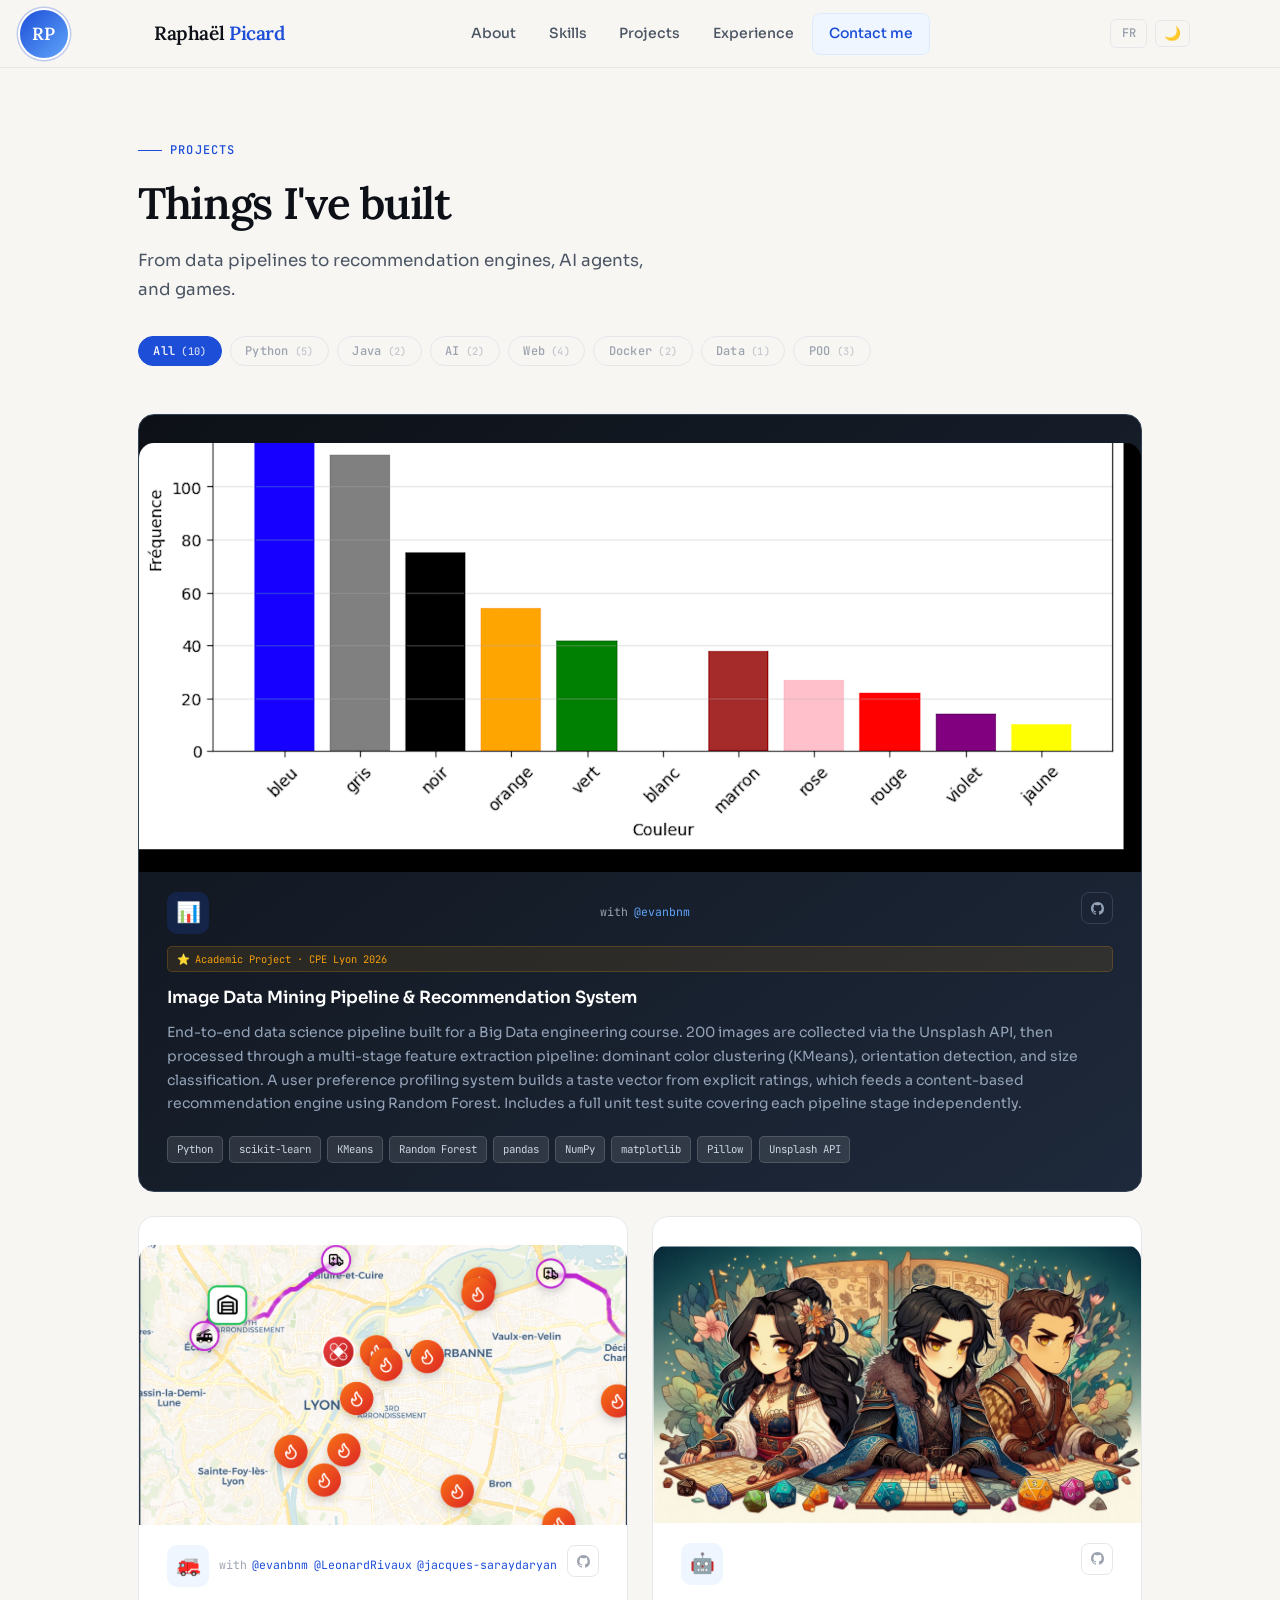
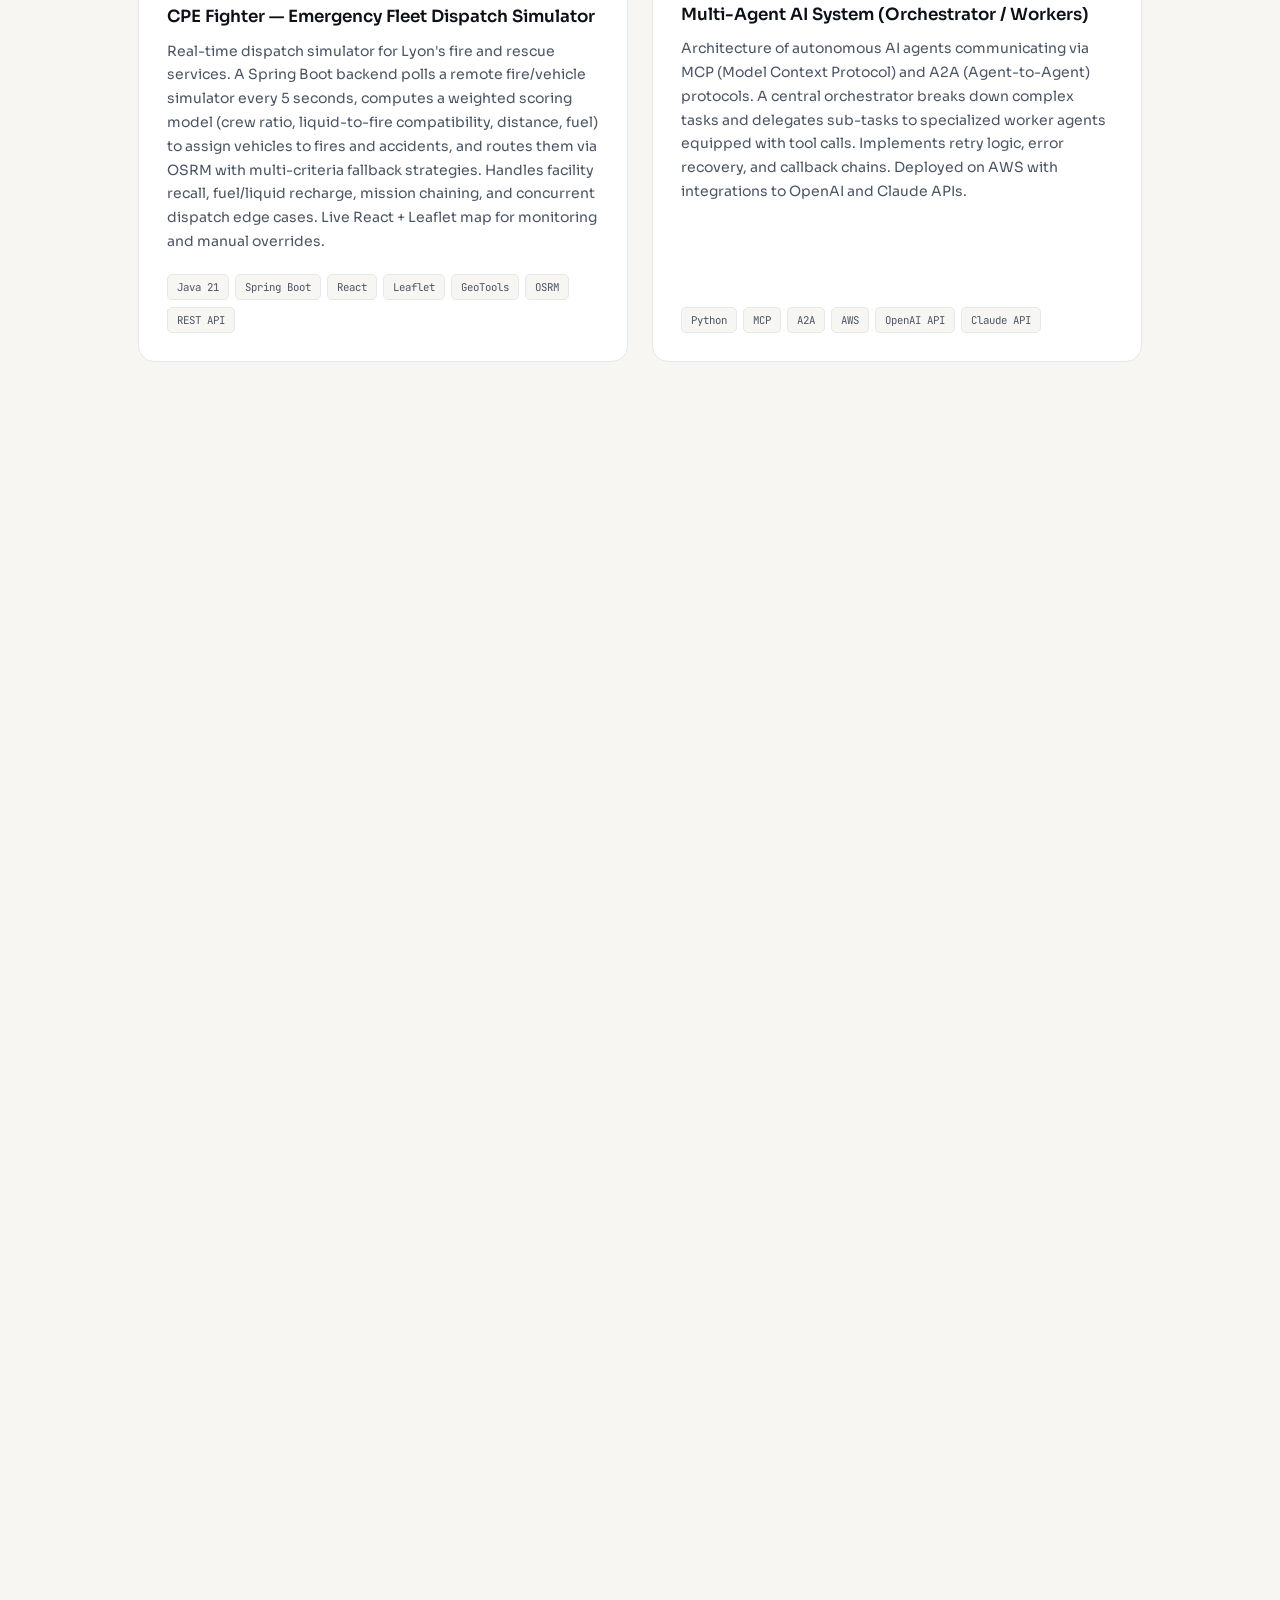
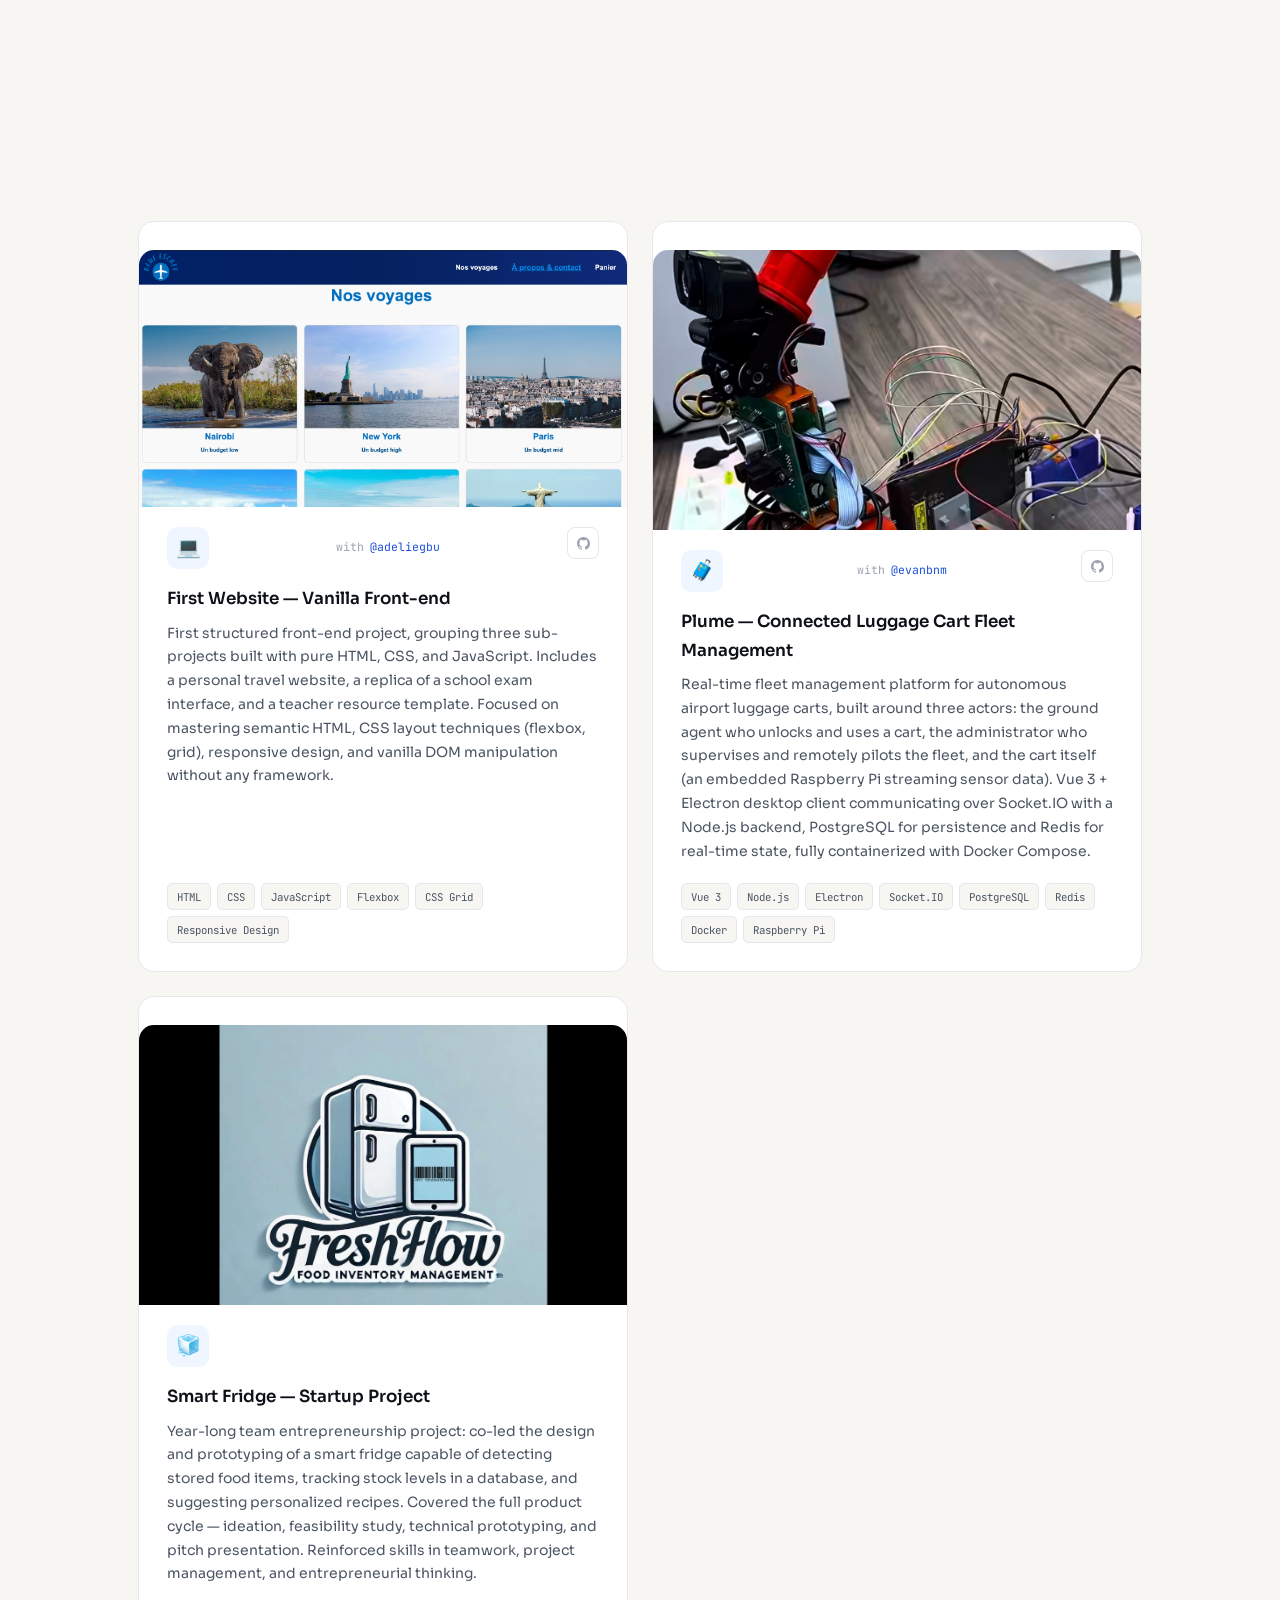
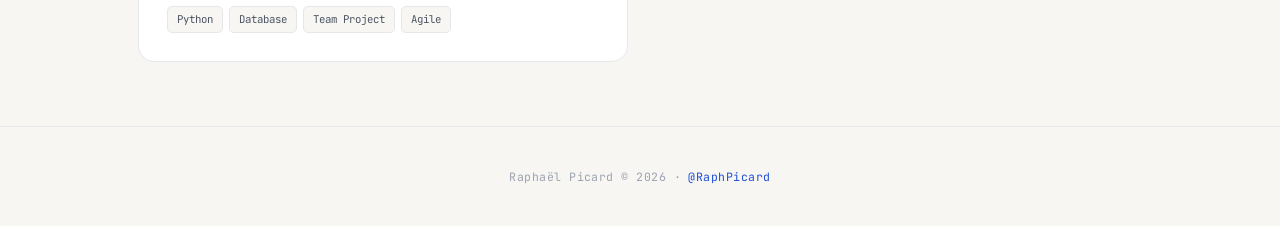
<file: html/projects.old.html>
<!DOCTYPE html>
<html lang="en">
<head>
  <meta charset="UTF-8" />
  <meta name="viewport" content="width=device-width, initial-scale=1.0" />
  <title>Projects — Raphaël Picard</title>
  <meta name="description" content="All projects by Raphaël Picard — data pipelines, AI agents, games, and web." />

  <link rel="icon" href="../assets/favicon.svg" type="image/svg+xml" />
  <link rel="preconnect" href="https://fonts.googleapis.com" />
  <link rel="preconnect" href="https://fonts.gstatic.com" crossorigin />
  <link rel="preload" as="style" href="https://fonts.googleapis.com/css2?family=Sora:wght@300;400;500;600;700&family=Lora:ital,wght@0,400;0,600;1,400&family=JetBrains+Mono:wght@400;500&display=swap" />
  <link rel="stylesheet" media="print" onload="this.media='all';this.onload=null" href="https://fonts.googleapis.com/css2?family=Sora:wght@300;400;500;600;700&family=Lora:ital,wght@0,400;0,600;1,400&family=JetBrains+Mono:wght@400;500&display=swap" />
  <noscript><link rel="stylesheet" href="https://fonts.googleapis.com/css2?family=Sora:wght@300;400;500;600;700&family=Lora:ital,wght@0,400;0,600;1,400&family=JetBrains+Mono:wght@400;500&display=swap" /></noscript>

  <script src="../js/theme-init.js"></script>
  <link rel="stylesheet" href="../css/style.css" />
</head>

<body>

  <!-- Barre de progression de lecture — animée en CSS pur via animation-timeline: scroll() -->
  <div class="scroll-progress" aria-hidden="true"></div>

  <div id="nav-placeholder"></div>

  <!-- ===================================================
       IMAGES DE PROJET : déposer mes captures dans assets/
       avec les noms suivants :
         assets/DataMining.png
         assets/AIAgents.png
         assets/Minecraft.png
         assets/MVC.png
         assets/WEB.png
         assets/SpaceInvaders.png
         assets/Chess.png
         assets/Plume.png
         assets/CpeFighter.png
         assets/SmartFridge.png
       Si le fichier est absent la zone image se masque automatiquement.
  =================================================== -->

  <section id="projects-page">
    <div class="container">
      <p class="section-eyebrow reveal" data-en="Projects" data-fr="Projets">Projects</p>
      <h1 class="section-title reveal reveal-delay-1" data-en="Things I've built" data-fr="Ce que j'ai construit">Things I've built</h1>
      <p class="section-subtitle reveal reveal-delay-2"
         data-en="From data pipelines to recommendation engines, AI agents, and games."
         data-fr="Des pipelines de données aux agents IA, moteurs de recommandation et jeux.">From data pipelines to recommendation engines, AI agents, and games.</p>

      <div class="project-filters reveal reveal-delay-3">
        <button class="pf-btn pf-active" data-filter="all"    data-en="All"    data-fr="Tout">All</button>
        <button class="pf-btn"           data-filter="python">Python</button>
        <button class="pf-btn"           data-filter="java">Java</button>
        <button class="pf-btn"           data-filter="ai">AI</button>
        <button class="pf-btn"           data-filter="web">Web</button>
        <button class="pf-btn"           data-filter="docker">Docker</button>
        <button class="pf-btn"           data-filter="data">Data</button>
        <button class="pf-btn"           data-filter="poo">POO</button>
      </div>

      <div class="projects-grid">

        <!-- ═══ DATA MINING — assets/DataMining.png ═══ -->
        <div class="project-card featured reveal reveal-delay-1" data-tech="python ai data">
          <div class="project-img-wrap">
            <img src="../assets/DataMining.png" alt="Data Mining Pipeline" class="project-img" loading="lazy"
                 onerror="this.closest('.project-img-wrap').style.display='none'">  <!-- Si l'image ne charge pas, on masque la div parente pour éviter un espace vide disgracieux -->
          </div>
          <div class="project-header">
            <div class="project-icon">📊</div>
            <div class="project-coworkers"> <a href="https://github.com/evanbnm" target="_blank">@evanbnm</a></div>
            <div class="project-links">
              <a href="https://github.com/RaphPicard/Data_Recommandation" target="_blank" class="project-link" title="GitHub">
                <svg width="13" height="13" viewBox="0 0 24 24" fill="currentColor"><path d="M12 0C5.37 0 0 5.37 0 12c0 5.31 3.435 9.795 8.205 11.385.6.105.825-.255.825-.57 0-.285-.015-1.23-.015-2.235-3.015.555-3.795-.735-4.035-1.41-.135-.345-.72-1.41-1.23-1.695-.42-.225-1.02-.78-.015-.795.945-.015 1.62.87 1.845 1.23 1.08 1.815 2.805 1.305 3.495.99.105-.78.42-1.305.765-1.605-2.67-.3-5.46-1.335-5.46-5.925 0-1.305.465-2.385 1.23-3.225-.12-.3-.54-1.53.12-3.18 0 0 1.005-.315 3.3 1.23.96-.27 1.98-.405 3-.405s2.04.135 3 .405c2.295-1.56 3.3-1.23 3.3-1.23.66 1.65.24 2.88.12 3.18.765.84 1.23 1.905 1.23 3.225 0 4.605-2.805 5.625-5.475 5.925.435.375.81 1.095.81 2.22 0 1.605-.015 2.895-.015 3.3 0 .315.225.69.825.57A12.02 12.02 0 0024 12c0-6.63-5.37-12-12-12z"/></svg>
              </a>
            </div>
          </div>
          <div class="project-highlight-badge">⭐ <span data-en="Academic Project · CPE Lyon 2026" data-fr="Projet Académique · CPE Lyon 2026">Academic Project · CPE Lyon 2026</span></div>
          <div class="project-name" data-en="Image Data Mining Pipeline &amp; Recommendation System" data-fr="Pipeline Data Mining d'Images &amp; Système de Recommandation">Image Data Mining Pipeline &amp; Recommendation System</div>
          <div class="project-desc"
               data-en="End-to-end data science pipeline built for a Big Data engineering course. 200 images are collected via the Unsplash API, then processed through a multi-stage feature extraction pipeline: dominant color clustering (KMeans), orientation detection, and size classification. A user preference profiling system builds a taste vector from explicit ratings, which feeds a content-based recommendation engine using Random Forest. Includes a full unit test suite covering each pipeline stage independently."
               data-fr="Pipeline data science complet conçu pour un cours d'ingénierie Big Data. 200 images collectées via l'API Unsplash, traitées par un pipeline multi-étapes : clustering de couleurs dominantes (KMeans), détection d'orientation et classification par taille. Un système de profilage des préférences construit un vecteur de goût depuis des évaluations explicites, alimentant un moteur de recommandation basé sur Random Forest. Suite de tests unitaires complète couvrant chaque étape du pipeline.">End-to-end data science pipeline built for a Big Data engineering course. 200 images collected via the Unsplash API, then processed through feature extraction (KMeans color clustering, orientation, size). A user preference profiling system feeds a content-based recommendation engine with Random Forest. Includes a full unit test suite.</div>
          <div class="project-tech"><span>Python</span><span>scikit-learn</span><span>KMeans</span><span>Random Forest</span><span>pandas</span><span>NumPy</span><span>matplotlib</span><span>Pillow</span><span>Unsplash API</span></div>
        </div>

        <!-- ═══ CPE FIGHTER — assets/CpeFighter.png ═══ -->
        <div class="project-card reveal reveal-delay-2" data-tech="java web">
          <div class="project-img-wrap">
            <img src="../assets/CpeFighter.png" alt="CPE Fighter — Emergency Fleet Simulator" class="project-img" loading="lazy"
                 onerror="this.closest('.project-img-wrap').style.display='none'">
          </div>
          <div class="project-header">
            <div class="project-icon">🚒</div>
            <div class="project-coworkers">
              <a href="https://github.com/evanbnm" target="_blank">@evanbnm</a>
              <a href="https://github.com/LeonardRivaux" target="_blank">@LeonardRivaux</a>
              <a href="https://github.com/jacques-saraydaryan" target="_blank">@jacques-saraydaryan</a>
            </div>
            <div class="project-links">
              <a href="https://github.com/RaphPicard/baldespompiers" target="_blank" class="project-link" title="GitHub">
                <svg width="13" height="13" viewBox="0 0 24 24" fill="currentColor"><path d="M12 0C5.37 0 0 5.37 0 12c0 5.31 3.435 9.795 8.205 11.385.6.105.825-.255.825-.57 0-.285-.015-1.23-.015-2.235-3.015.555-3.795-.735-4.035-1.41-.135-.345-.72-1.41-1.23-1.695-.42-.225-1.02-.78-.015-.795.945-.015 1.62.87 1.845 1.23 1.08 1.815 2.805 1.305 3.495.99.105-.78.42-1.305.765-1.605-2.67-.3-5.46-1.335-5.46-5.925 0-1.305.465-2.385 1.23-3.225-.12-.3-.54-1.53.12-3.18 0 0 1.005-.315 3.3 1.23.96-.27 1.98-.405 3-.405s2.04.135 3 .405c2.295-1.56 3.3-1.23 3.3-1.23.66 1.65.24 2.88.12 3.18.765.84 1.23 1.905 1.23 3.225 0 4.605-2.805 5.625-5.475 5.925.435.375.81 1.095.81 2.22 0 1.605-.015 2.895-.015 3.3 0 .315.225.69.825.57A12.02 12.02 0 0024 12c0-6.63-5.37-12-12-12z"/></svg>
              </a>
            </div>
          </div>
          <div class="project-name" data-en="CPE Fighter — Emergency Fleet Dispatch Simulator" data-fr="CPE Fighter — Simulateur de Répartition de Flotte d'Urgence">CPE Fighter — Emergency Fleet Dispatch Simulator</div>
          <div class="project-desc"
               data-en="Real-time dispatch simulator for Lyon's fire and rescue services. A Spring Boot backend polls a remote fire/vehicle simulator every 5 seconds, computes a weighted scoring model (crew ratio, liquid-to-fire compatibility, distance, fuel) to assign vehicles to fires and accidents, and routes them via OSRM with multi-criteria fallback strategies. Handles facility recall, fuel/liquid recharge, mission chaining, and concurrent dispatch edge cases. Live React + Leaflet map for monitoring and manual overrides."
               data-fr="Simulateur de répartition temps réel pour les services de secours de Lyon. Un backend Spring Boot interroge un simulateur distant de feux/véhicules toutes les 5 secondes, calcule un score pondéré (ratio d'équipage, compatibilité liquide/feu, distance, carburant) pour affecter les véhicules aux feux et accidents, et les route via OSRM avec stratégies de repli multi-critères. Gère le rappel en caserne, la recharge carburant/liquide, l'enchaînement de missions et les cas de concurrence lors des dispatches. Carte React + Leaflet en direct pour le suivi et les interventions manuelles.">Real-time dispatch simulator for Lyon's fire and rescue services. Spring Boot backend polling a remote simulator every 5s, weighted scoring model (crew, liquid compatibility, distance, fuel) to assign vehicles to fires and accidents, OSRM routing with multi-criteria fallback. Live React + Leaflet map for monitoring and manual overrides.</div>
          <div class="project-tech"><span>Java 21</span><span>Spring Boot</span><span>React</span><span>Leaflet</span><span>GeoTools</span><span>OSRM</span><span>REST API</span></div>
        </div>

        <!-- ═══ AI AGENTS — assets/AIAgents.png ═══ -->
        <div class="project-card reveal reveal-delay-2" data-tech="python ai">
          <div class="project-img-wrap">
            <img src="../assets/AIAgents.png" alt="AI Agents" class="project-img" loading="lazy"
                 onerror="this.closest('.project-img-wrap').style.display='none'">
          </div>
          <div class="project-header">
            <div class="project-icon">🤖</div>
            <div class="project-coworkers"><!-- <a href="https://github.com/USERNAME" target="_blank">@USERNAME</a> --></div>
            <div class="project-links">
              <a href="https://github.com/RaphPicard/AWS_AGENT_AI" target="_blank" class="project-link" title="GitHub">
                <svg width="13" height="13" viewBox="0 0 24 24" fill="currentColor"><path d="M12 0C5.37 0 0 5.37 0 12c0 5.31 3.435 9.795 8.205 11.385.6.105.825-.255.825-.57 0-.285-.015-1.23-.015-2.235-3.015.555-3.795-.735-4.035-1.41-.135-.345-.72-1.41-1.23-1.695-.42-.225-1.02-.78-.015-.795.945-.015 1.62.87 1.845 1.23 1.08 1.815 2.805 1.305 3.495.99.105-.78.42-1.305.765-1.605-2.67-.3-5.46-1.335-5.46-5.925 0-1.305.465-2.385 1.23-3.225-.12-.3-.54-1.53.12-3.18 0 0 1.005-.315 3.3 1.23.96-.27 1.98-.405 3-.405s2.04.135 3 .405c2.295-1.56 3.3-1.23 3.3-1.23.66 1.65.24 2.88.12 3.18.765.84 1.23 1.905 1.23 3.225 0 4.605-2.805 5.625-5.475 5.925.435.375.81 1.095.81 2.22 0 1.605-.015 2.895-.015 3.3 0 .315.225.69.825.57A12.02 12.02 0 0024 12c0-6.63-5.37-12-12-12z"/></svg>
              </a>
            </div>
          </div>
          <div class="project-name" data-en="Multi-Agent AI System (Orchestrator / Workers)" data-fr="Système Multi-Agents IA (Orchestrateur / Workers)">Multi-Agent AI System</div>
          <div class="project-desc"
               data-en="Architecture of autonomous AI agents communicating via MCP (Model Context Protocol) and A2A (Agent-to-Agent) protocols. A central orchestrator breaks down complex tasks and delegates sub-tasks to specialized worker agents equipped with tool calls. Implements retry logic, error recovery, and callback chains. Deployed on AWS with integrations to OpenAI and Claude APIs."
               data-fr="Architecture d'agents IA autonomes communicant via MCP (Model Context Protocol) et A2A (Agent-to-Agent). Un orchestrateur central décompose des tâches complexes et délègue à des workers spécialisés équipés d'outils. Implémente la logique de retry, la récupération d'erreurs et les chaînes de callbacks. Déployé sur AWS avec intégrations OpenAI et Claude API.">Architecture of autonomous AI agents communicating via MCP and A2A protocols. A central orchestrator breaks down complex tasks and delegates to specialized workers with tool calls, error recovery, and callback chains. Deployed on AWS with OpenAI and Claude API integrations.</div>
          <div class="project-tech"><span>Python</span><span>MCP</span><span>A2A</span><span>AWS</span><span>OpenAI API</span><span>Claude API</span></div>
        </div>

        <!-- ═══ MINECRAFT — assets/Minecraft.png ═══ -->
        <div class="project-card reveal reveal-delay-2" data-tech="python poo">
          <div class="project-img-wrap">
            <img src="../assets/Minecraft.png" alt="Minecraft Clone" class="project-img" loading="lazy"
                 onerror="this.closest('.project-img-wrap').style.display='none'">
          </div>
          <div class="project-header">
            <div class="project-icon">⛏️</div>
            <div class="project-coworkers">
            <a href="https://github.com/Jules-GP" target="_blank">@Jules-GP</a>
            <a href="https://github.com/GOAThierr" target="_blank">@GOAThierr</a>
          </div>
            <div class="project-links">
              <a href="https://github.com/RaphPicard/Minecraft" target="_blank" class="project-link" title="GitHub">
                <svg width="13" height="13" viewBox="0 0 24 24" fill="currentColor"><path d="M12 0C5.37 0 0 5.37 0 12c0 5.31 3.435 9.795 8.205 11.385.6.105.825-.255.825-.57 0-.285-.015-1.23-.015-2.235-3.015.555-3.795-.735-4.035-1.41-.135-.345-.72-1.41-1.23-1.695-.42-.225-1.02-.78-.015-.795.945-.015 1.62.87 1.845 1.23 1.08 1.815 2.805 1.305 3.495.99.105-.78.42-1.305.765-1.605-2.67-.3-5.46-1.335-5.46-5.925 0-1.305.465-2.385 1.23-3.225-.12-.3-.54-1.53.12-3.18 0 0 1.005-.315 3.3 1.23.96-.27 1.98-.405 3-.405s2.04.135 3 .405c2.295-1.56 3.3-1.23 3.3-1.23.66 1.65.24 2.88.12 3.18.765.84 1.23 1.905 1.23 3.225 0 4.605-2.805 5.625-5.475 5.925.435.375.81 1.095.81 2.22 0 1.605-.015 2.895-.015 3.3 0 .315.225.69.825.57A12.02 12.02 0 0024 12c0-6.63-5.37-12-12-12z"/></svg>
              </a>
            </div>
          </div>
          <div class="project-name" data-en="Minecraft Clone — 3D Voxel Game" data-fr="Clone Minecraft — Jeu 3D Voxel">Minecraft Clone — 3D Voxel Game</div>
          <div class="project-desc"
               data-en="3D Minecraft-inspired voxel game built in Python with ModernGL (OpenGL). A complete 3D engine written from scratch: voxel chunk management, frustum culling for performance, custom GLSL shaders for ambient occlusion and dynamic lighting, and a block interaction system. The project focuses on understanding low-level 3D rendering concepts without a game engine."
               data-fr="Jeu voxel 3D inspiré de Minecraft en Python avec ModernGL (OpenGL). Moteur 3D complet écrit from scratch : gestion des chunks voxel, frustum culling pour les performances, shaders GLSL custom pour l'occlusion ambiante et l'éclairage dynamique, et système d'interaction avec les blocs. Le projet vise la compréhension des concepts de rendu 3D bas niveau sans moteur de jeu.">3D Minecraft-inspired game in Python with ModernGL. Built from scratch: voxel chunk management, frustum culling, custom GLSL shaders for ambient occlusion and dynamic lighting, block interaction system. Deep dive into low-level 3D rendering without a game engine.</div>
          <div class="project-tech"><span>Python</span><span>OpenGL</span><span>ModernGL</span><span>GLSL</span><span>3D Rendering</span><span>Voxel Engine</span></div>
        </div>

        <!-- ═══ MVC REST — assets/MVC.png ═══ -->
        <div class="project-card reveal reveal-delay-3" data-tech="web php docker">
          <div class="project-img-wrap">
            <img src="../assets/MVC.png" alt="RESTful MVC Website" class="project-img" loading="lazy"
                 onerror="this.closest('.project-img-wrap').style.display='none'">
          </div>
          <div class="project-header">
            <div class="project-icon">🌐</div>
            <div class="project-coworkers">
              <a href="https://github.com/Ewookiz" target="_blank">@Ewookiz</a>
              <a href="https://github.com/walid-eli" target="_blank">@walid-eli</a>
            </div> 
            <div class="project-links">
              <a href="https://github.com/RaphPicard/WEBSITE_MVC_API-REST" target="_blank" class="project-link" title="GitHub">
                <svg width="13" height="13" viewBox="0 0 24 24" fill="currentColor"><path d="M12 0C5.37 0 0 5.37 0 12c0 5.31 3.435 9.795 8.205 11.385.6.105.825-.255.825-.57 0-.285-.015-1.23-.015-2.235-3.015.555-3.795-.735-4.035-1.41-.135-.345-.72-1.41-1.23-1.695-.42-.225-1.02-.78-.015-.795.945-.015 1.62.87 1.845 1.23 1.08 1.815 2.805 1.305 3.495.99.105-.78.42-1.305.765-1.605-2.67-.3-5.46-1.335-5.46-5.925 0-1.305.465-2.385 1.23-3.225-.12-.3-.54-1.53.12-3.18 0 0 1.005-.315 3.3 1.23.96-.27 1.98-.405 3-.405s2.04.135 3 .405c2.295-1.56 3.3-1.23 3.3-1.23.66 1.65.24 2.88.12 3.18.765.84 1.23 1.905 1.23 3.225 0 4.605-2.805 5.625-5.475 5.925.435.375.81 1.095.81 2.22 0 1.605-.015 2.895-.015 3.3 0 .315.225.69.825.57A12.02 12.02 0 0024 12c0-6.63-5.37-12-12-12z"/></svg>
              </a>
            </div>
          </div>
          <div class="project-name" data-en="RESTful MVC Website" data-fr="Site Web MVC RESTful">RESTful MVC Website</div>
          <div class="project-desc"
               data-en="Full-stack website applying a strict MVC architecture with a RESTful API layer. The Model handles all database logic via PDO, the Controller processes HTTP requests and calls the API endpoints, and Views are pure HTML/CSS templates. Fully containerized with Docker Compose: PHP-FPM, Nginx, and MySQL services. Focused on clean architecture and separation of concerns."
               data-fr="Site web full-stack appliquant une architecture MVC stricte avec une couche API RESTful. Le Model gère la logique base de données via PDO, le Controller traite les requêtes HTTP et appelle les endpoints, les Views sont de purs templates HTML/CSS. Entièrement conteneurisé avec Docker Compose : services PHP-FPM, Nginx et MySQL. Focus sur l'architecture propre et la séparation des responsabilités.">Full-stack website with strict MVC architecture and a RESTful API layer. Model handles DB logic via PDO, Controller processes HTTP requests, Views are pure templates. Fully containerized with Docker Compose (PHP-FPM, Nginx, MySQL). Clean architecture, separation of concerns.</div>
          <div class="project-tech"><span>PHP</span><span>MySQL</span><span>Docker</span><span>Nginx</span><span>REST API</span><span>MVC</span><span>PDO</span></div> 
        </div>

        <!-- ═══ CHESS — assets/Chess.png ═══ -->
        <div class="project-card reveal reveal-delay-3" data-tech="java poo">
          <div class="project-img-wrap">
            <img src="../assets/Chess.png" alt="Chess Game" class="project-img" loading="lazy"
                 onerror="this.closest('.project-img-wrap').style.display='none'">
          </div>
          <div class="project-header">
            <div class="project-icon">♟️</div>
            <div class="project-coworkers"><!-- <a href="https://github.com/USERNAME" target="_blank">@USERNAME</a> --></div>
            <div class="project-links">
              <a href="https://github.com/RaphPicard/Chess_Game_COO" target="_blank" class="project-link" title="GitHub">
                <svg width="13" height="13" viewBox="0 0 24 24" fill="currentColor"><path d="M12 0C5.37 0 0 5.37 0 12c0 5.31 3.435 9.795 8.205 11.385.6.105.825-.255.825-.57 0-.285-.015-1.23-.015-2.235-3.015.555-3.795-.735-4.035-1.41-.135-.345-.72-1.41-1.23-1.695-.42-.225-1.02-.78-.015-.795.945-.015 1.62.87 1.845 1.23 1.08 1.815 2.805 1.305 3.495.99.105-.78.42-1.305.765-1.605-2.67-.3-5.46-1.335-5.46-5.925 0-1.305.465-2.385 1.23-3.225-.12-.3-.54-1.53.12-3.18 0 0 1.005-.315 3.3 1.23.96-.27 1.98-.405 3-.405s2.04.135 3 .405c2.295-1.56 3.3-1.23 3.3-1.23.66 1.65.24 2.88.12 3.18.765.84 1.23 1.905 1.23 3.225 0 4.605-2.805 5.625-5.475 5.925.435.375.81 1.095.81 2.22 0 1.605-.015 2.895-.015 3.3 0 .315.225.69.825.57A12.02 12.02 0 0024 12c0-6.63-5.37-12-12-12z"/></svg>
              </a>
            </div>
          </div>
          <div class="project-name" data-en="Chess Game — OOP &amp; Design Patterns" data-fr="Jeu d'Échecs — POO &amp; Design Patterns">Chess Game — OOP &amp; Design Patterns</div>
          <div class="project-desc"
               data-en="Full-featured chess game in Java with a graphical Swing interface. Implements full rule enforcement: check, checkmate, stalemate, en passant, and castling detection. Architected with MVC to decouple game logic from rendering. Uses the Observer pattern for piece move events, and Strategy pattern for piece movement rules. Drag-and-drop piece interaction."
               data-fr="Jeu d'échecs complet en Java avec interface graphique Swing. Applique toutes les règles : échec, mat, pat, en passant et roque. Architecture MVC pour découpler logique et rendu. Pattern Observer pour les événements de déplacement, pattern Stratégie pour les règles de mouvement de chaque pièce. Interaction par drag-and-drop.">Full-featured chess game in Java with Swing UI. Full rule enforcement (check, checkmate, en passant, castling). MVC architecture, Observer pattern for move events, Strategy pattern for piece movement rules. Drag-and-drop interaction.</div>
          <div class="project-tech"><span>Java</span><span>Swing</span><span>OOP</span><span>MVC</span><span>Observer</span><span>Strategy</span><span>Design Patterns</span></div>
        </div>

        <!-- ═══ SPACE INVADERS — assets/SpaceInvaders.png ═══ -->
        <div class="project-card reveal reveal-delay-4" data-tech="python poo">
          <div class="project-img-wrap">
            <img src="../assets/SpaceInvaders.png" alt="Space Invaders" class="project-img" loading="lazy"
                 onerror="this.closest('.project-img-wrap').style.display='none'">
          </div>
          <div class="project-header">
            <div class="project-icon">🚀</div>
            <div class="project-coworkers"><a href="https://github.com/Orissu" target="_blank">@Orissu</a></div>
            <div class="project-links">
              <a href="https://github.com/RaphPicard/SpaceInvaders" target="_blank" class="project-link" title="GitHub">
                <svg width="13" height="13" viewBox="0 0 24 24" fill="currentColor"><path d="M12 0C5.37 0 0 5.37 0 12c0 5.31 3.435 9.795 8.205 11.385.6.105.825-.255.825-.57 0-.285-.015-1.23-.015-2.235-3.015.555-3.795-.735-4.035-1.41-.135-.345-.72-1.41-1.23-1.695-.42-.225-1.02-.78-.015-.795.945-.015 1.62.87 1.845 1.23 1.08 1.815 2.805 1.305 3.495.99.105-.78.42-1.305.765-1.605-2.67-.3-5.46-1.335-5.46-5.925 0-1.305.465-2.385 1.23-3.225-.12-.3-.54-1.53.12-3.18 0 0 1.005-.315 3.3 1.23.96-.27 1.98-.405 3-.405s2.04.135 3 .405c2.295-1.56 3.3-1.23 3.3-1.23.66 1.65.24 2.88.12 3.18.765.84 1.23 1.905 1.23 3.225 0 4.605-2.805 5.625-5.475 5.925.435.375.81 1.095.81 2.22 0 1.605-.015 2.895-.015 3.3 0 .315.225.69.825.57A12.02 12.02 0 0024 12c0-6.63-5.37-12-12-12z"/></svg>
              </a>
            </div>
          </div>
          <div class="project-name">Space Invaders</div>
          <div class="project-desc"
               data-en="Classic Space Invaders rebuilt in Python with Pygame. My first complete game project — covers game loop architecture, frame-rate independent movement, collision detection with hitboxes, sprite and animation management, wave progression, and a high-score system. Introduced me to real-time programming constraints."
               data-fr="Space Invaders classique recréé en Python avec Pygame. Mon premier projet jeu complet — couvre l'architecture de boucle de jeu, les mouvements indépendants du framerate, la détection de collisions avec hitboxes, la gestion des sprites et animations, la progression des vagues et un système de meilleur score. Introduction aux contraintes de la programmation temps réel.">Classic Space Invaders in Python with Pygame. Covers game loop architecture, frame-rate independent movement, collision detection, sprite management, wave progression, and high-score system. Introduction to real-time programming constraints.</div>
          <div class="project-tech"><span>Python</span><span>Pygame</span><span>OOP</span><span>Game Loop</span><span>Sprite Management</span></div>
        </div>

        <!-- ═══ FIRST WEBSITE — assets/WEB.png ═══ -->
        <div class="project-card reveal reveal-delay-3" data-tech="web">
          <div class="project-img-wrap">
            <img src="../assets/WEB.png" alt="First Website" class="project-img" loading="lazy"
                 onerror="this.closest('.project-img-wrap').style.display='none'">
          </div>
          <div class="project-header">
            <div class="project-icon">💻</div>
            <div class="project-coworkers"><a href="https://github.com/adeliegbu" target="_blank">@adeliegbu</a></div>
            <div class="project-links">
              <a href="https://github.com/RaphPicard/WEB" target="_blank" class="project-link" title="GitHub">
                <svg width="13" height="13" viewBox="0 0 24 24" fill="currentColor"><path d="M12 0C5.37 0 0 5.37 0 12c0 5.31 3.435 9.795 8.205 11.385.6.105.825-.255.825-.57 0-.285-.015-1.23-.015-2.235-3.015.555-3.795-.735-4.035-1.41-.135-.345-.72-1.41-1.23-1.695-.42-.225-1.02-.78-.015-.795.945-.015 1.62.87 1.845 1.23 1.08 1.815 2.805 1.305 3.495.99.105-.78.42-1.305.765-1.605-2.67-.3-5.46-1.335-5.46-5.925 0-1.305.465-2.385 1.23-3.225-.12-.3-.54-1.53.12-3.18 0 0 1.005-.315 3.3 1.23.96-.27 1.98-.405 3-.405s2.04.135 3 .405c2.295-1.56 3.3-1.23 3.3-1.23.66 1.65.24 2.88.12 3.18.765.84 1.23 1.905 1.23 3.225 0 4.605-2.805 5.625-5.475 5.925.435.375.81 1.095.81 2.22 0 1.605-.015 2.895-.015 3.3 0 .315.225.69.825.57A12.02 12.02 0 0024 12c0-6.63-5.37-12-12-12z"/></svg>
              </a>
            </div>
          </div>
          <div class="project-name" data-en="First Website — Vanilla Front-end" data-fr="Premier Site Web — Front-end Vanilla">First Website — Vanilla Front-end</div>
          <div class="project-desc"
               data-en="First structured front-end project, grouping three sub-projects built with pure HTML, CSS, and JavaScript. Includes a personal travel website, a replica of a school exam interface, and a teacher resource template. Focused on mastering semantic HTML, CSS layout techniques (flexbox, grid), responsive design, and vanilla DOM manipulation without any framework."
               data-fr="Premier projet front-end structuré regroupant trois sous-projets en HTML, CSS et JavaScript pur. Inclut un site voyage personnel, une réplique d'interface d'examen scolaire et un modèle de ressource enseignant. Focus sur le HTML sémantique, les techniques CSS (flexbox, grid), le responsive design et la manipulation du DOM vanilla sans framework.">First front-end project grouping three sub-projects in pure HTML/CSS/JS: a travel website, a school exam interface replica, and a teacher template. Focus on semantic HTML, CSS layout (flexbox, grid), responsive design, and vanilla DOM manipulation.</div>
          <div class="project-tech"><span>HTML</span><span>CSS</span><span>JavaScript</span><span>Flexbox</span><span>CSS Grid</span><span>Responsive Design</span></div>
        </div>


        <!-- ═══ PLUME — assets/Plume.png ═══ -->
        <div class="project-card reveal reveal-delay-2" data-tech="web docker">
          <div class="project-img-wrap">
            <img src="../assets/Plume.png" alt="Plume — Connected Cart Fleet" class="project-img" loading="lazy"
                 onerror="this.closest('.project-img-wrap').style.display='none'">
          </div>
          <div class="project-header">
            <div class="project-icon">🧳</div>
            <div class="project-coworkers"><a href="https://github.com/evanbnm" target="_blank">@evanbnm</a></div>
            <div class="project-links">
              <a href="https://github.com/RaphPicard/Plume" target="_blank" class="project-link" title="GitHub">
                <svg width="13" height="13" viewBox="0 0 24 24" fill="currentColor"><path d="M12 0C5.37 0 0 5.37 0 12c0 5.31 3.435 9.795 8.205 11.385.6.105.825-.255.825-.57 0-.285-.015-1.23-.015-2.235-3.015.555-3.795-.735-4.035-1.41-.135-.345-.72-1.41-1.23-1.695-.42-.225-1.02-.78-.015-.795.945-.015 1.62.87 1.845 1.23 1.08 1.815 2.805 1.305 3.495.99.105-.78.42-1.305.765-1.605-2.67-.3-5.46-1.335-5.46-5.925 0-1.305.465-2.385 1.23-3.225-.12-.3-.54-1.53.12-3.18 0 0 1.005-.315 3.3 1.23.96-.27 1.98-.405 3-.405s2.04.135 3 .405c2.295-1.56 3.3-1.23 3.3-1.23.66 1.65.24 2.88.12 3.18.765.84 1.23 1.905 1.23 3.225 0 4.605-2.805 5.625-5.475 5.925.435.375.81 1.095.81 2.22 0 1.605-.015 2.895-.015 3.3 0 .315.225.69.825.57A12.02 12.02 0 0024 12c0-6.63-5.37-12-12-12z"/></svg>
              </a>
            </div>
          </div>
          <div class="project-name" data-en="Plume — Connected Luggage Cart Fleet Management" data-fr="Plume — Gestion de Flotte de Chariots Connectés">Plume — Connected Luggage Cart Fleet Management</div>
          <div class="project-desc"
               data-en="Real-time fleet management platform for autonomous airport luggage carts, built around three actors: the ground agent who unlocks and uses a cart, the administrator who supervises and remotely pilots the fleet, and the cart itself (an embedded Raspberry Pi streaming sensor data). Vue 3 + Electron desktop client communicating over Socket.IO with a Node.js backend, PostgreSQL for persistence and Redis for real-time state, fully containerized with Docker Compose."
               data-fr="Plateforme de gestion de flotte en temps réel pour des chariots à bagages autonomes en aéroport, articulée autour de trois acteurs : l'agent au sol qui déverrouille et utilise un chariot, l'administrateur qui supervise et pilote la flotte à distance, et le chariot lui-même (Raspberry Pi embarqué diffusant ses données capteurs). Client desktop Vue 3 + Electron communiquant en Socket.IO avec un backend Node.js, PostgreSQL pour la persistance et Redis pour l'état temps réel, entièrement conteneurisé avec Docker Compose.">Real-time fleet management platform for autonomous airport luggage carts, with three actors: the ground agent, the administrator supervising the fleet, and the cart itself (embedded Raspberry Pi). Vue 3 + Electron client over Socket.IO, Node.js backend, PostgreSQL and Redis, fully containerized with Docker Compose.</div>
          <div class="project-tech"><span>Vue 3</span><span>Node.js</span><span>Electron</span><span>Socket.IO</span><span>PostgreSQL</span><span>Redis</span><span>Docker</span><span>Raspberry Pi</span></div>
        </div>
        

        <!-- ═══ SMART FRIDGE — assets/SmartFridge.png ═══ -->
        <div class="project-card reveal reveal-delay-4" data-tech="team python">
          <div class="project-img-wrap">
            <img src="../assets/SmartFridge.png" alt="Smart Fridge" class="project-img" loading="lazy"
                 onerror="this.closest('.project-img-wrap').style.display='none'">
          </div>
          <div class="project-header">
            <div class="project-icon">🧊</div>
            <div class="project-coworkers"><!-- <a href="https://github.com/USERNAME" target="_blank">@USERNAME</a> --></div>
          </div>
          <div class="project-name" data-en="Smart Fridge — Startup Project" data-fr="Frigo Connecté — Projet Entrepreneurial">Smart Fridge — Startup Project</div>
          <div class="project-desc"
               data-en="Year-long team entrepreneurship project: co-led the design and prototyping of a smart fridge capable of detecting stored food items, tracking stock levels in a database, and suggesting personalized recipes. Covered the full product cycle — ideation, feasibility study, technical prototyping, and pitch presentation. Reinforced skills in teamwork, project management, and entrepreneurial thinking."
               data-fr="Projet entrepreneurial d'équipe sur un an : co-pilotage de la conception et du prototypage d'un frigo intelligent capable de détecter les aliments stockés, de suivre les stocks en base de données et de suggérer des recettes personnalisées. Cycle produit complet — idéation, étude de faisabilité, prototypage technique et présentation pitch. Renforcement des compétences en travail d'équipe, gestion de projet et esprit entrepreneurial.">Year-long team entrepreneurship project. Co-led design and prototyping of a smart fridge: food detection, stock tracking in a database, personalized recipe suggestions. Full product cycle — ideation, feasibility, prototyping, pitch. Strong focus on teamwork and project management.</div>
          <div class="project-tech"><span>Python</span><span>Database</span><span>Team Project</span><span>Agile</span></div>
        </div>

      </div>
    </div>
  </section>

  <div id="footer-placeholder"></div>

  <script src="../js/cursor-spotlight.js" defer></script>
  <script src="../js/scroll-reveal.js" defer></script>
  <script src="../js/nav.js" defer></script>
  <script src="../js/lang.js" defer></script>
  <script src="../js/theme.js" defer></script>
  <script src="../js/includes.js" defer></script>
  <script src="../js/project-filter.js" defer></script>

  <script src="../js/project-img-fit.js" defer></script>

</body>
</html>
</file>
<file: css/style.css>
@import 'variables.css';
@import 'base.css';
@import 'navbar.css';
@import 'layout.css';
@import 'hero.css';
@import 'about.css';
@import 'skills.css';
@import 'projects.css';
@import 'project-filter.css';
@import 'experience.css';
@import 'contact.css';
@import 'responsive.css';
@import 'dark-mode.css';
</file>
